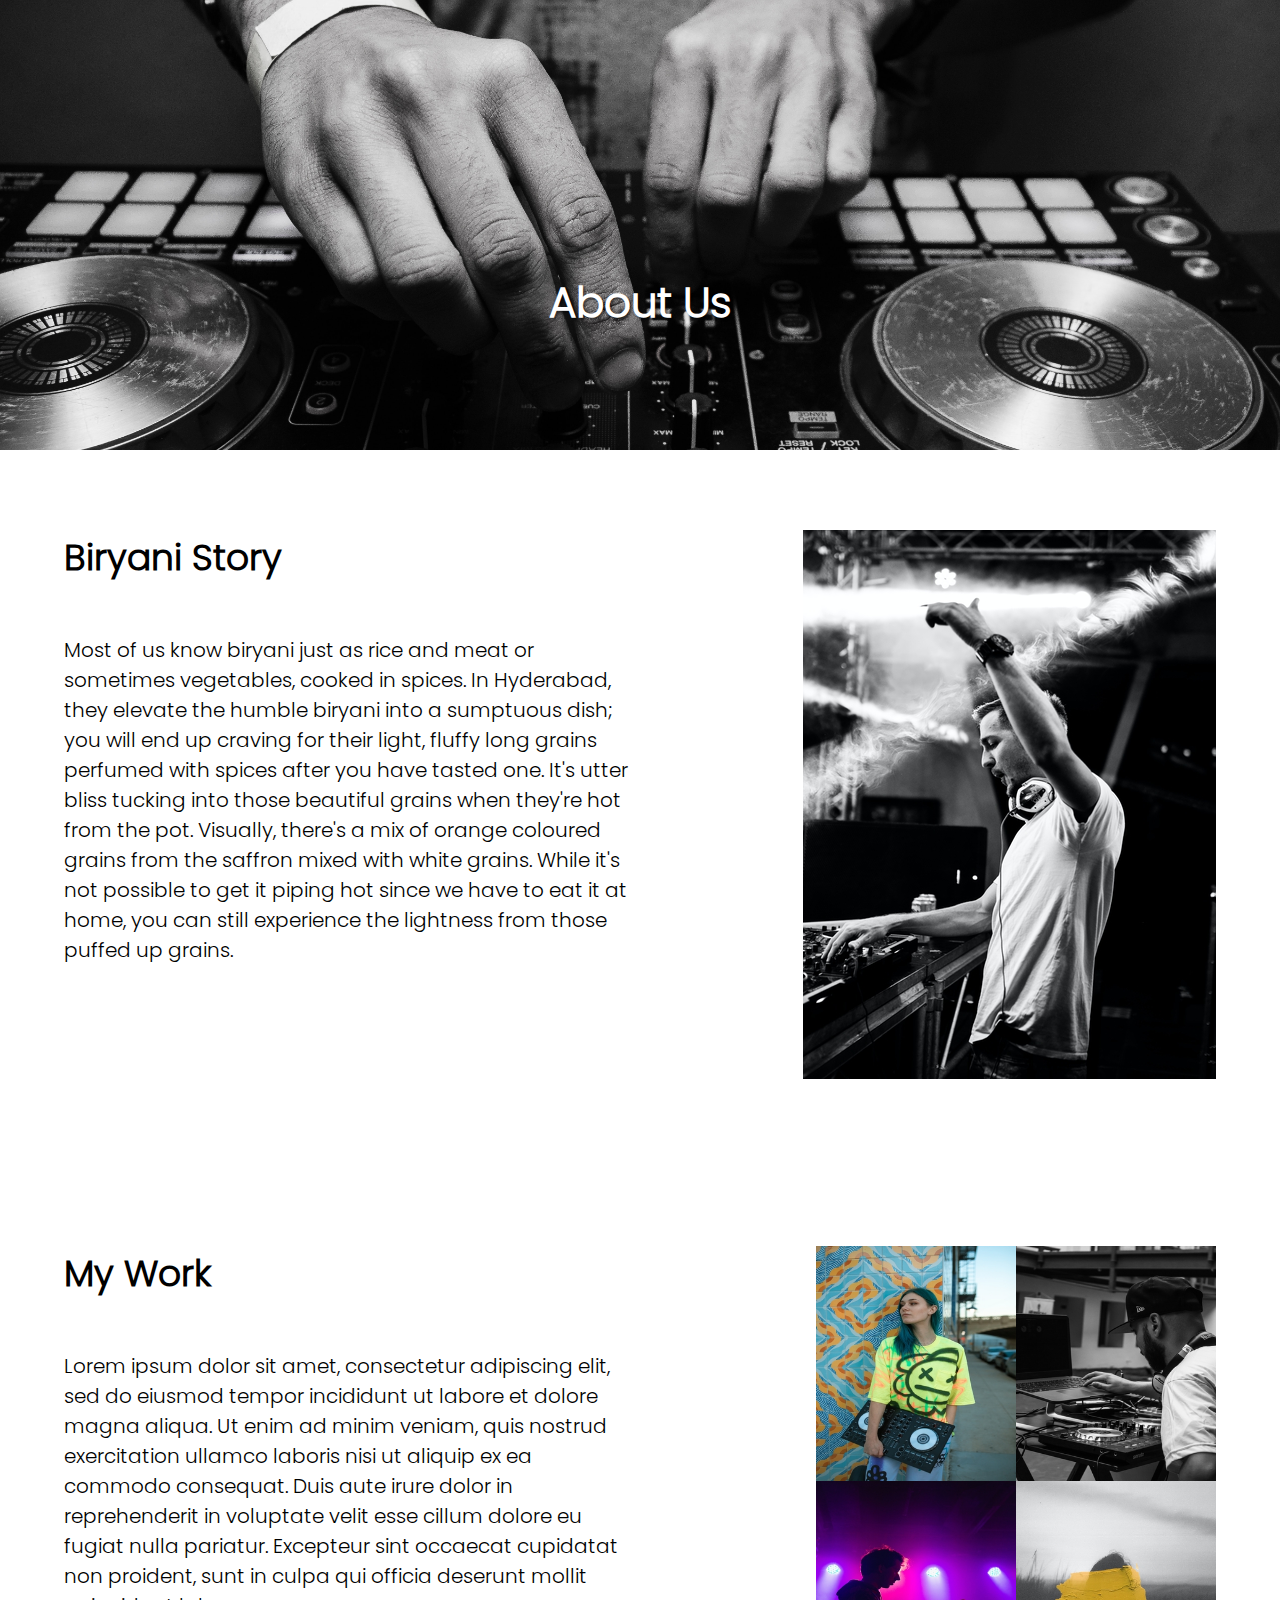
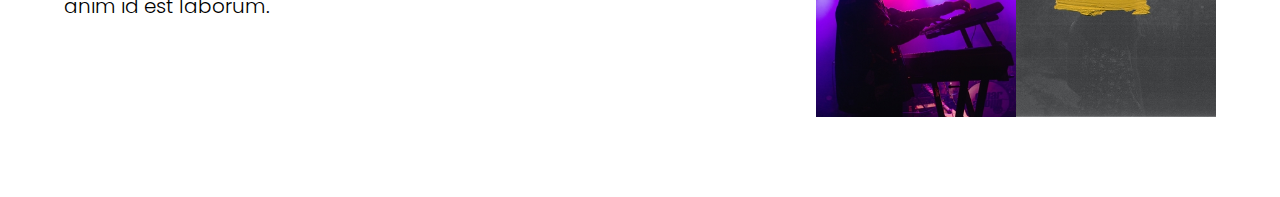
<file: djartist.html>
<!DOCTYPE html>
<html lang="en">
<head>
    <meta charset="UTF-8">
    <meta name="viewport" content="width=device-width, initial-scale=1.0">
    <meta http-equiv="X-UA-Compatible" content="ie-edge"/>
    <link rel="stylesheet" href="./style.css">
    <title>Alexa Berry</title>
</head>
<body>
    <main>
        <div class="banner">
        <img src="./img/background 2.jpg" alt="">
        <div class="author">
            <h1>About Us</h1>
        </div>
        </div>
        <div class="story">
            <div class="story-description">
                <h3>Biryani Story</h3>
                <p>
                    Most of us know biryani just as rice and meat or sometimes vegetables, 
                    cooked in spices. In Hyderabad, 
                    they elevate the humble biryani into a sumptuous dish; you will end up craving for their light, 
                    fluffy long grains perfumed with spices after you have tasted one. It's utter bliss tucking into those beautiful grains when they're hot from the pot. 
                    Visually, there's a mix of orange coloured grains from the saffron mixed with white grains. While it's not possible to get it piping hot since we have to eat it at home, 
                    you can still experience the lightness from those puffed up grains.

                </p>
            </div>
            <div class="profile">
               <img src="./img/photo profile 3.jpg" alt="profile"> 
            </div>
        </div>
        <div class="my-work">
            <div class="work-description">
                <h3>My Work</h3>
                <p>
                    Lorem ipsum dolor sit amet, consectetur adipiscing elit, 
                    sed do eiusmod tempor incididunt ut labore et dolore
                    magna aliqua. Ut enim ad minim veniam, quis nostrud 
                    exercitation ullamco laboris nisi ut aliquip ex ea 
                    commodo consequat. Duis aute irure dolor in reprehenderit in
                    voluptate velit esse cillum dolore eu fugiat nulla pariatur. 
                    Excepteur sint occaecat cupidatat non proident, 
                    sunt in culpa qui officia deserunt mollit anim id est laborum.

                </p>
            </div>
            <div class="work-gallery">
                <img src="./img/photogalle 1.jpg" alt="">
                <img src="./img/photgalle 2.jpg" alt="">
                <img src="./img/photogalle 3.jpg" alt="">
                <img src="./img/photgalle 4.jpg" alt="">
            </div>
        </div>
    </main>
</body>
</html>
</file>
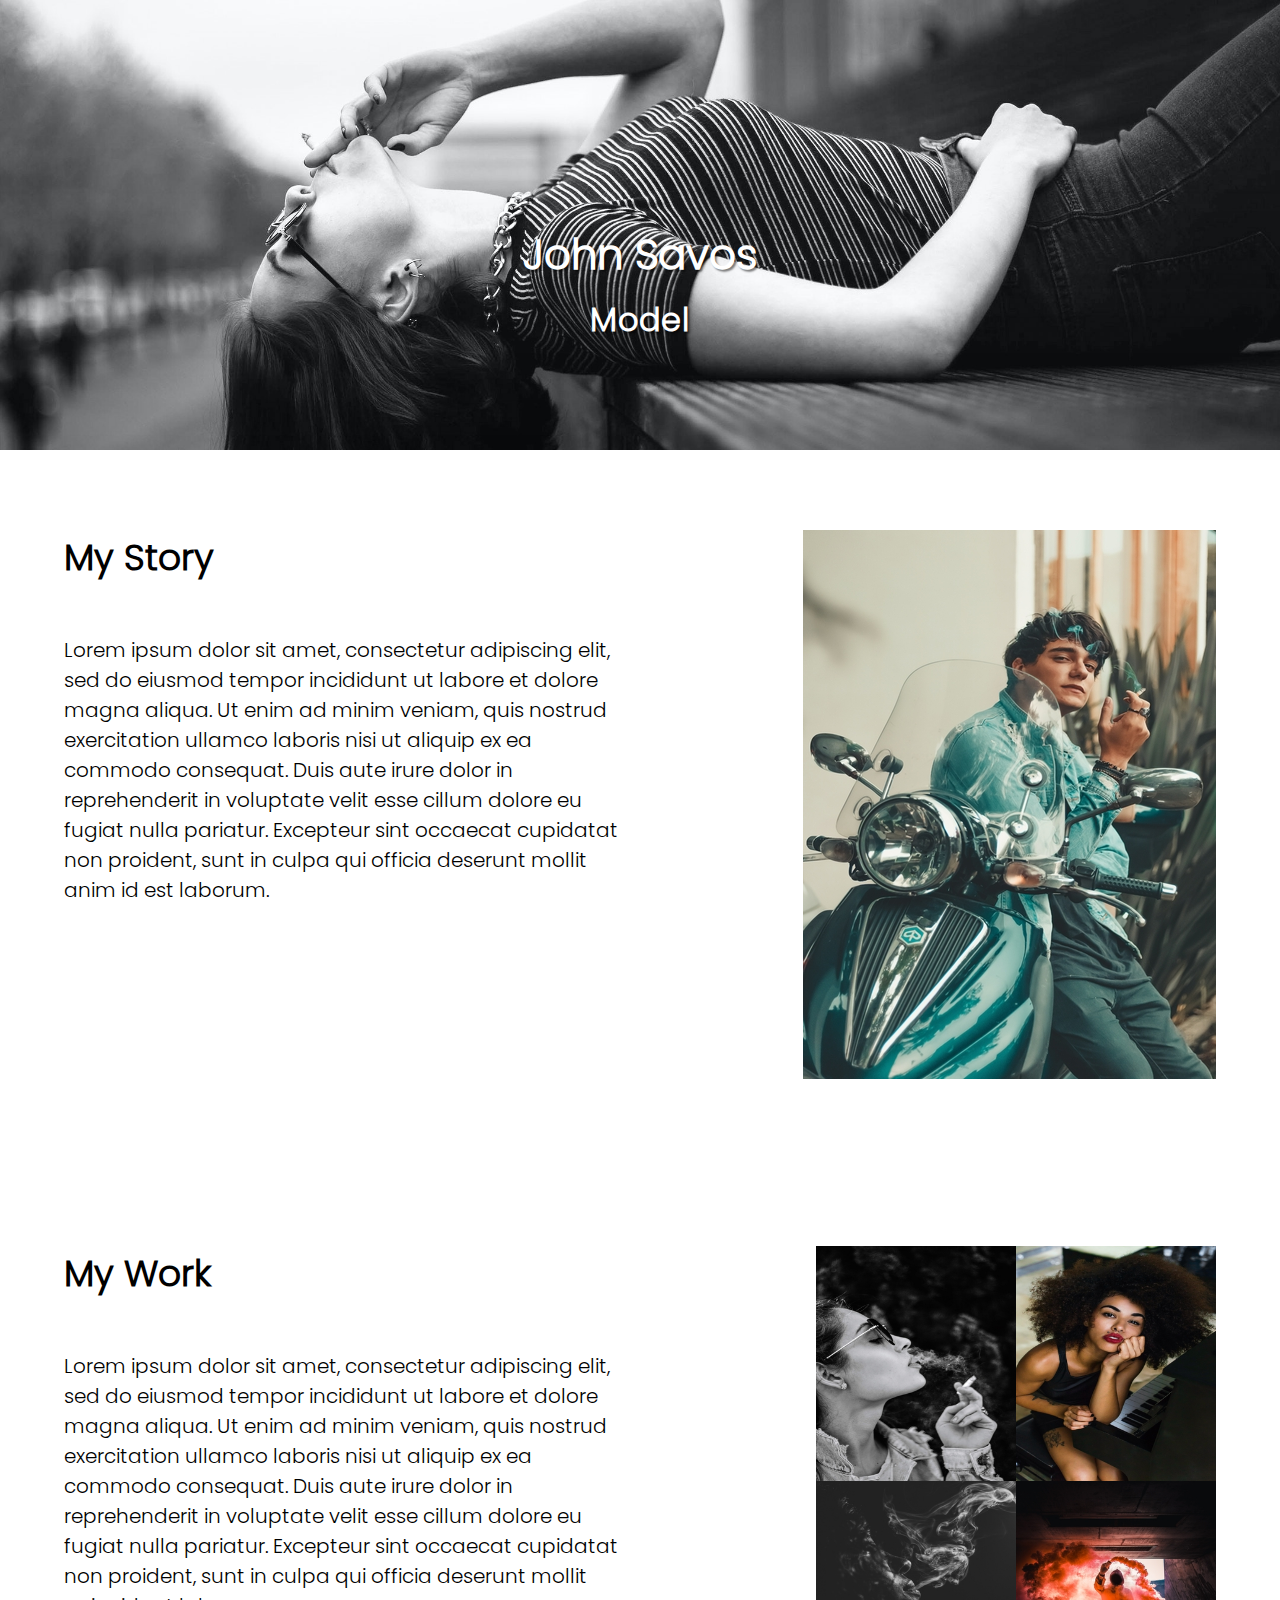
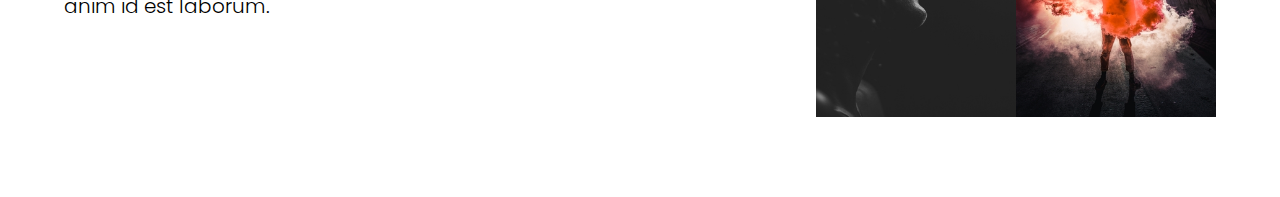
<file: model.html>
<!DOCTYPE html>
<html lang="en">
<head>
    <meta charset="UTF-8">
    <meta name="viewport" content="width=device-width, initial-scale=1.0">
    <meta http-equiv="X-UA-Compatible" content="ie-edge"/>
    <link rel="stylesheet" href="./style.css">
    <title>John Savos</title>
</head>
<body>
    <main>
        <div class="banner">
        <img src="./img/background.jpg" alt="">
        <div class="author">
            <h1>John Savos</h1>
            <h3>Model</h3>
        </div>
        </div>
        <div class="story">
            <div class="story-description">
                <h3>My Story</h3>
                <p>
                    Lorem ipsum dolor sit amet, consectetur adipiscing elit, 
                    sed do eiusmod tempor incididunt ut labore et dolore
                    magna aliqua. Ut enim ad minim veniam, quis nostrud 
                    exercitation ullamco laboris nisi ut aliquip ex ea 
                    commodo consequat. Duis aute irure dolor in reprehenderit in
                    voluptate velit esse cillum dolore eu fugiat nulla pariatur. 
                    Excepteur sint occaecat cupidatat non proident, 
                    sunt in culpa qui officia deserunt mollit anim id est laborum.

                </p>
            </div>
            <div class="profile">
               <img src="./img/photo profile 2.jpg" alt="profile"> 
            </div>
        </div>
        <div class="my-work">
            <div class="work-description">
                <h3>My Work</h3>
                <p>
                    Lorem ipsum dolor sit amet, consectetur adipiscing elit, 
                    sed do eiusmod tempor incididunt ut labore et dolore
                    magna aliqua. Ut enim ad minim veniam, quis nostrud 
                    exercitation ullamco laboris nisi ut aliquip ex ea 
                    commodo consequat. Duis aute irure dolor in reprehenderit in
                    voluptate velit esse cillum dolore eu fugiat nulla pariatur. 
                    Excepteur sint occaecat cupidatat non proident, 
                    sunt in culpa qui officia deserunt mollit anim id est laborum.

                </p>
            </div>
            <div class="work-gallery">
                <img src="./img/photogaller 1.jpg" alt="">
                <img src="./img/photogaller 2.jpg" alt="">
                <img src="./img/photogaller 3.jpg" alt="">
                <img src="./img/photogaller 4.jpg" alt="">
            </div>
        </div>
    </main>
</body>
</html>
</file>
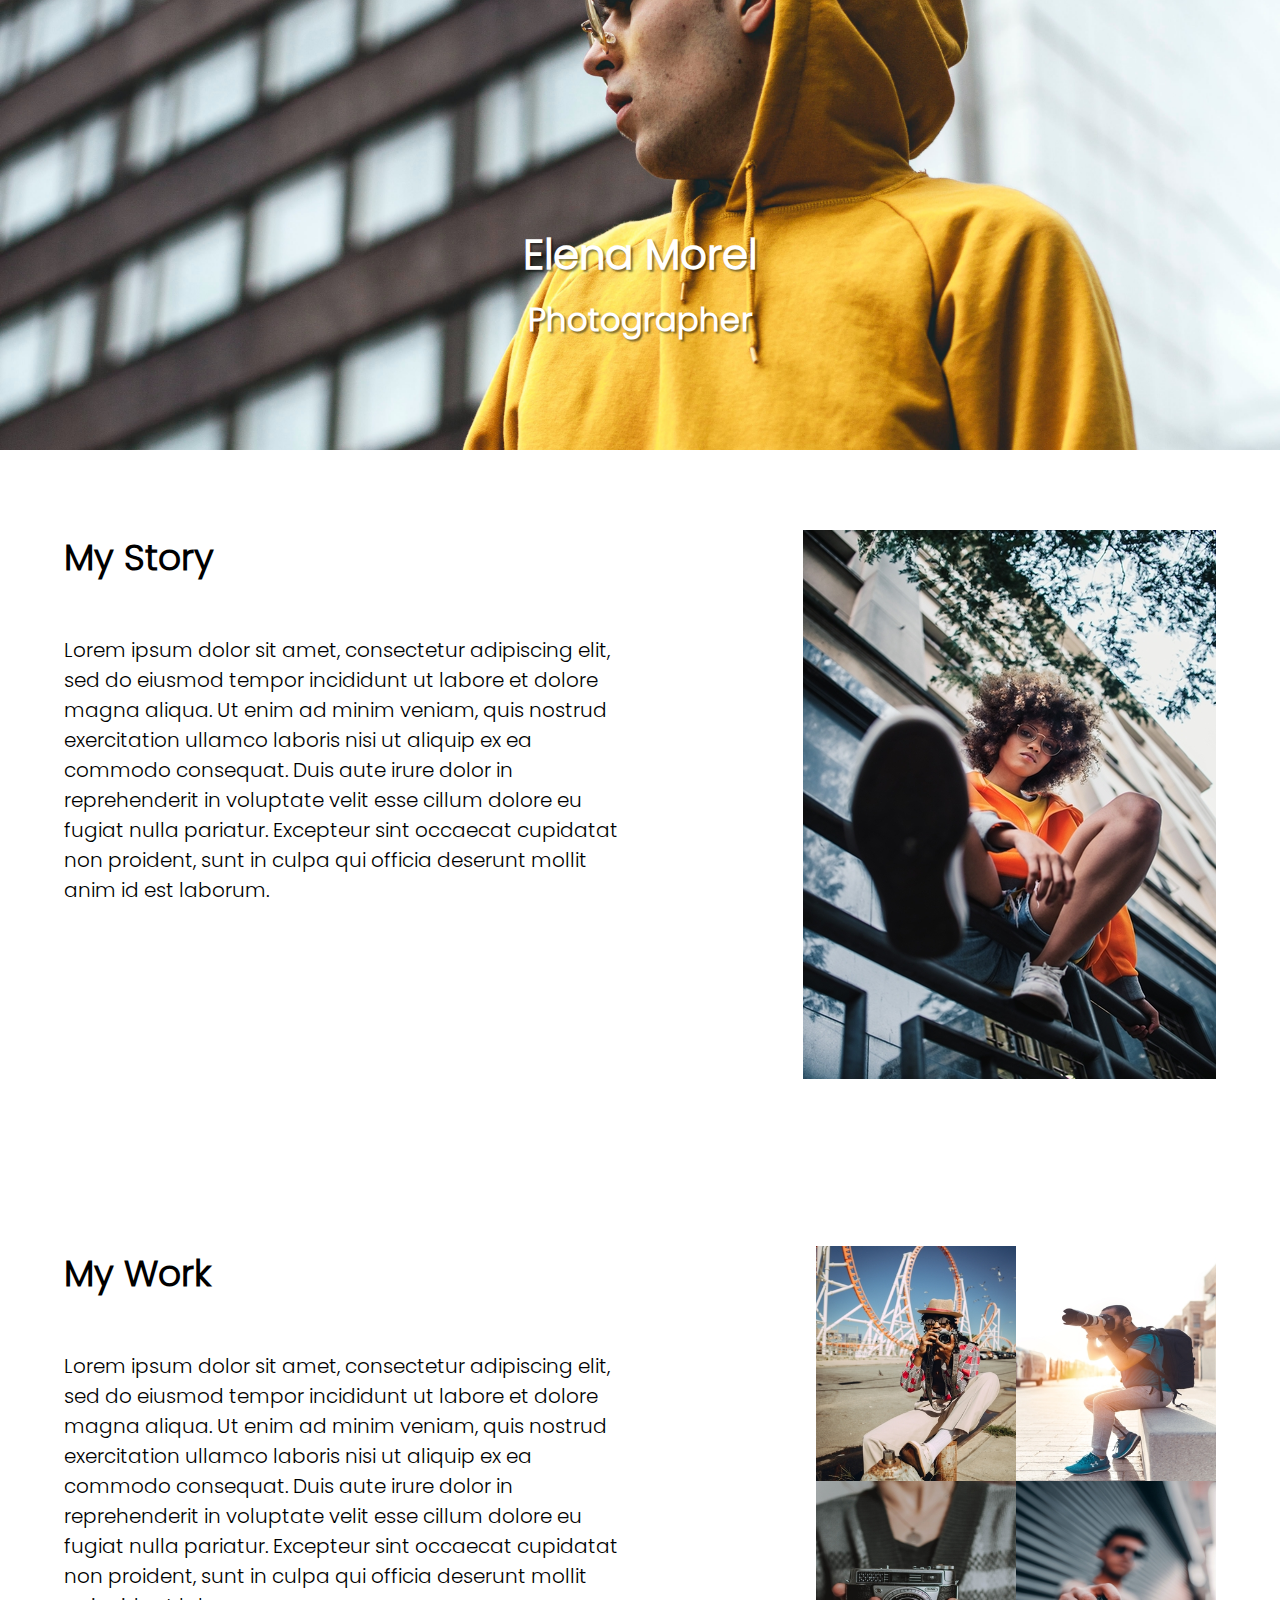
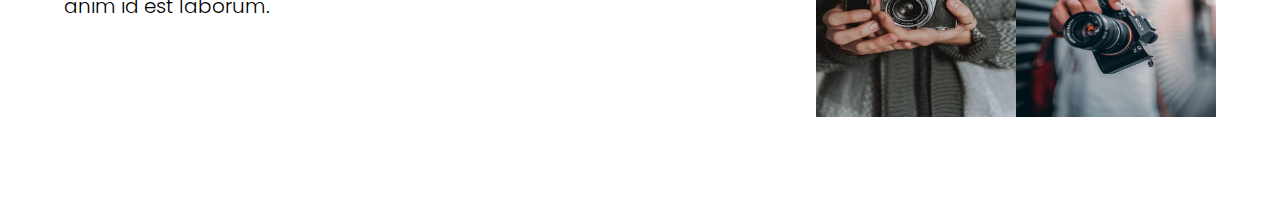
<file: photo.html>
<!DOCTYPE html>
<html lang="en">
<head>
    <meta charset="UTF-8">
    <meta name="viewport" content="width=device-width, initial-scale=1.0">
    <meta http-equiv="X-UA-Compatible" content="ie-edge"/>
    <link rel="stylesheet" href="./style.css">
    <title>Elena Morel</title>
</head>
<body>
    <main>
        <div class="banner">
        <img src="./img/image bg.jpg" alt="">
        <div class="author">
            <h1>Elena Morel</h1>
            <h3>Photographer</h3>
        </div>
        </div>
        <div class="story">
            <div class="story-description">
                <h3>My Story</h3>
                <p>
                    Lorem ipsum dolor sit amet, consectetur adipiscing elit, 
                    sed do eiusmod tempor incididunt ut labore et dolore
                    magna aliqua. Ut enim ad minim veniam, quis nostrud 
                    exercitation ullamco laboris nisi ut aliquip ex ea 
                    commodo consequat. Duis aute irure dolor in reprehenderit in
                    voluptate velit esse cillum dolore eu fugiat nulla pariatur. 
                    Excepteur sint occaecat cupidatat non proident, 
                    sunt in culpa qui officia deserunt mollit anim id est laborum.

                </p>
            </div>
            <div class="profile">
               <img src="./img/photo profile.jpg" alt="profile"> 
            </div>
        </div>
        <div class="my-work">
            <div class="work-description">
                <h3>My Work</h3>
                <p>
                    Lorem ipsum dolor sit amet, consectetur adipiscing elit, 
                    sed do eiusmod tempor incididunt ut labore et dolore
                    magna aliqua. Ut enim ad minim veniam, quis nostrud 
                    exercitation ullamco laboris nisi ut aliquip ex ea 
                    commodo consequat. Duis aute irure dolor in reprehenderit in
                    voluptate velit esse cillum dolore eu fugiat nulla pariatur. 
                    Excepteur sint occaecat cupidatat non proident, 
                    sunt in culpa qui officia deserunt mollit anim id est laborum.

                </p>
            </div>
            <div class="work-gallery">
                <img src="./img/photogallery 1.jpg" alt="">
                <img src="./img/photogallery 2.jpg" alt="">
                <img src="./img/photogallery 3.jpg" alt="">
                <img src="./img/photogallery 4.jpg" alt="">
            </div>
        </div>
    </main>
</body>
</html>
</file>
<file: style.css>
*,
*::before,
 *::after{
    margin: 0;
    padding: 0;
    box-sizing: border-box;

}

@font-face{
    font-family: poplight;
    src: url("./fonts/Poppins-Light.ttf");
}


@font-face{
    font-family: popregular;
    src: url("./fonts/Poppins-Regular.ttf");
}

body{
    font-family: poplight;
}

.portofolio{
    
    color: white;
    background: linear-gradient(rgba(43,55,96,1), rgba(11, 16, 35, 1));
}

nav{
    min-height: 10vh;
    width: 90%;
    margin: auto;
    display: flex;
    justify-content: space-between;
    align-items: center;
    padding: 20px 0px;

}

.logo{
    font-size: 20px;
}

.page{
    min-height: 90vh;
    display: grid;
    grid-template-columns: 5% 1fr 1fr 1fr 5%;
}
.model,.djartist{
    position: absolute;
    bottom: 0%;
    left: 0%;
    width: 100%;
    opacity: 0;
    pointer-events: none;
}

.hero{
    overflow: hidden;
    height: 500px;
    align-self: center;
    justify-self: center;
    display: flex;
}

.hero img{
    height:500px;
    transition: transform 0.3s ease-out;
    cursor: pointer;
}

.hero a{
    display: flex;
}

.photo-right{
    transform: translate(0%,10%);
}

.photo-left{
    transform: translate(0%,-10%);
}
.hero:hover .photo-right{
    transform: translate(0%,0%);
}

.hero:hover .photo-left{
    transform: translate(0%,0%);
}

.details{
    grid-column: 2/3;
    align-self: end;
}

.details h1{
    font-size: 64px;
    font-family: popregular;
}

.details h2{
    font-size: 38px;
    padding: 20px 0px;
}

.details p{
    font-size: 24px;
    padding: 20px 0px 50px 0px;
}

.pages{
    position: absolute;
    right: 5%;
    top: 50%;
    transform: translate(-50%);
}

.pages > div{
    display: flex;
    align-items: center;
    justify-content: space-between;
}

.pages h3{
    font-size: 20px;
    padding: 30px;
}

.pages svg{
    cursor: pointer;
    opacity: 0.5;
    transform: scale(2);
}

.pages svg:hover{
    animation: dot 0.5s ease-in-out infinite alternate; 
}

.pages svg.active{
    opacity: 1;
}

@keyframes dot{
    0%{
        transform: scale(2);
    }
    100%{
        transform: scale(4) ;
    }
}

.banner{
    height: 50vh;
    width: 100%;
    position: relative;
}

.banner img{
    height:100%;
    width: 100%;
    object-fit: cover;
    
}

.author{
    position: absolute;
    top: 70%;
    left: 50%;
    transform:translate(-50%,-70%) ;
    color: white;
    text-shadow: 2px 2px 2px rgba(0, 0, 0 ,0.5);
    text-align: center;
}

.author h1{
    font-size: 42px;
}

.author h3{
    padding: 10px 0px;
    font-size: 32px;
}

.story, .my-work{
    display: flex;
    justify-content: space-between;
    width: 90%;
    margin: auto;
    padding: 80px 0px;

}

.story-description,
.work-description{
    width: 50%;
}

.story-description h3, 
.work-description h3{
    font-size: 36px;
    padding-bottom: 30px;

}

.story-description p, 
.work-description p{
    padding: 20px 0px;
    font-size: 20px;
}

.work-gallery{
    display: grid;
    grid-template-columns:repeat(2,200px) ;
}

.work-gallery img{
    width: 100%;
}

@media (max-width: 1024px){
    .page{
        grid-template-columns: 5% 1fr 5%;
        grid-template-rows: 2fr 1fr;
        align-items: center;

    }
    .hero{
        grid-column: 2/3;
        height: auto;
    }
    .hero img{
        height: 500px;
    }
    .details{
        grid-row: 2/3;
        grid-column: 2/3;
        text-align: center;
    }
    .details h1{
        font-size: 48px;
    }
    .details h2{
        font-size: 38px;
    }
    .story, .my-work{
        flex-direction: column;
    }
    .story-description,.work-description{
        width: 100%;

    }
    .work-gallery{
        display: grid;
        grid-template-columns: repeat(auto-fit,minmax(250px,1fr));
    }
    .profile{
        padding-top: 30px;
        text-align: center;
    }
}

@media (max-width: 768px){
    .page{
        grid-template-rows: 2fr 1fr;
    }
    .hero img{
        height: 300px;
    }
    .details h1{
        font-size: 38px;
    }
    .details h2{
        font-size: 28px;
    }
}

.nav-open{
    position: absolute;
    top: 0px;
    left: 0px;
    width: 100%;
    height: 50vh;
    background: white;
    z-index: 1;
    color: black;
    display: grid;
    grid-template-columns: 5% 1fr 1fr 5%;
    justify-items: center;
    align-items: center;
    text-align: center;
    transform: translateY(-100%);
}

.contact{
    grid-column: 2/3;
}

.nav-open h3{
    font-size: 28px;
    padding-bottom: 40px;
}

.nav-open p{
    font-size: 18px;
}

.social-links img{
    padding: 0px 20px;
}

.logo,
.menu{
    z-index: 2;
}
.menu{
    cursor: pointer;
}
</file>
